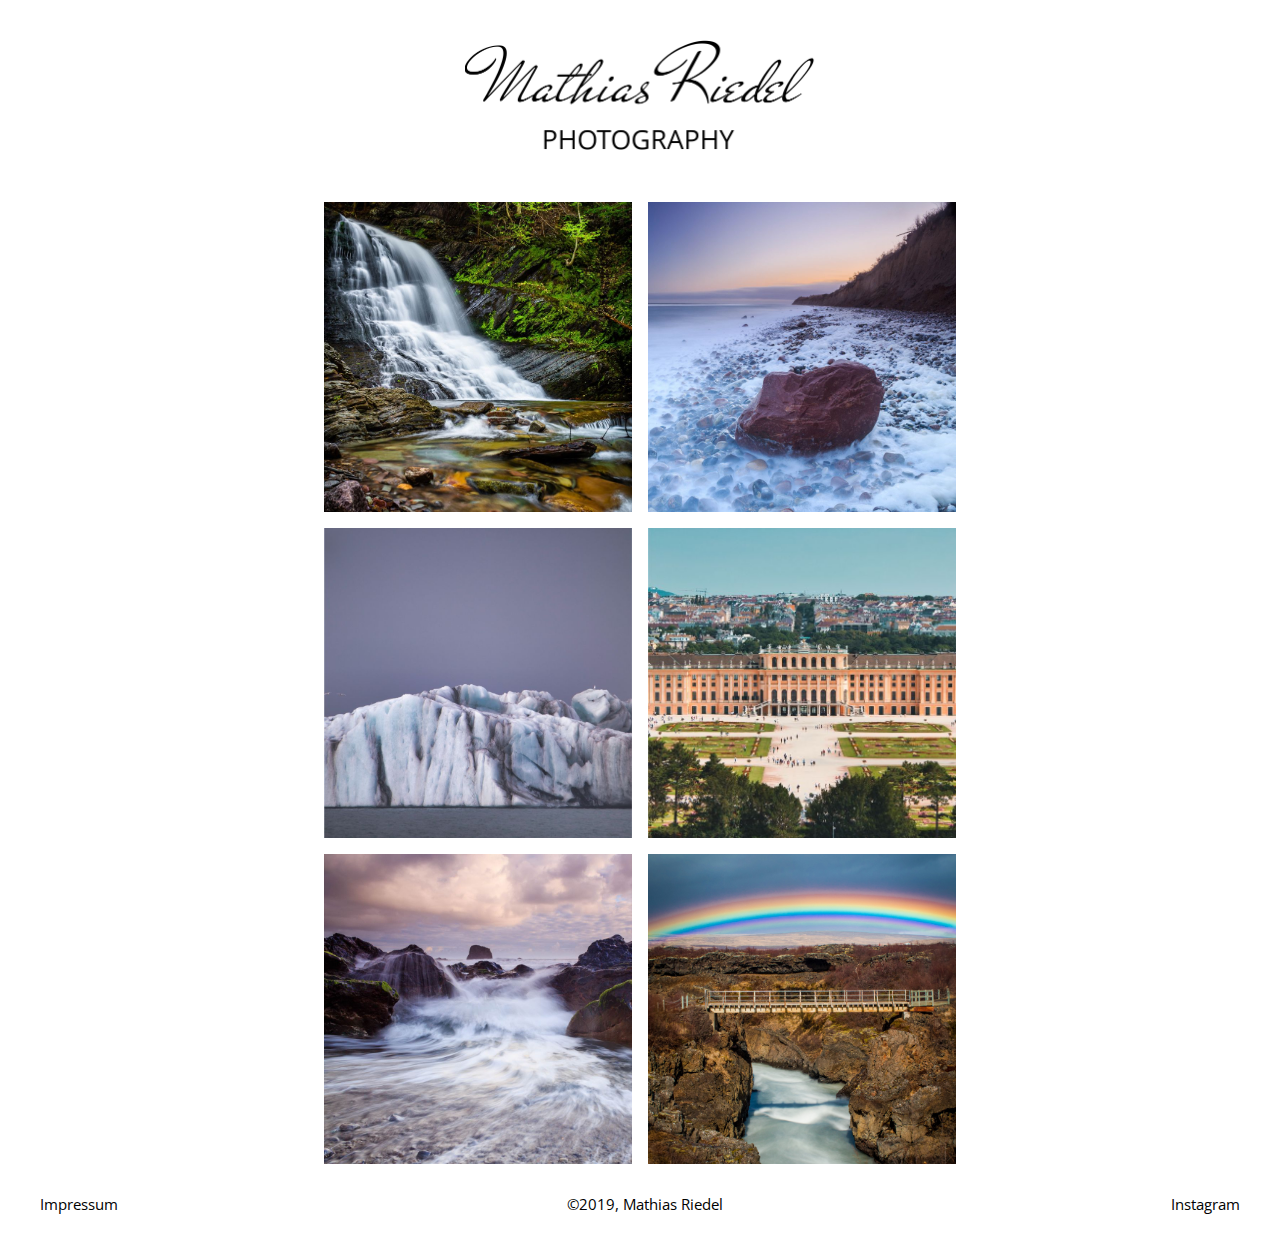
<file: index.html>
<!DOCTYPE html>
<html lang="en">

<head>
  <meta charset="UTF-8">
  <meta name="viewport" content="width=device-width, initial-scale=1.0">
  <meta http-equiv="X-UA-Compatible" content="ie=edge">
  <title>Mathias Riedel Photography</title>

  <link href="https://fonts.googleapis.com/css?family=Great+Vibes|Open+Sans&display=swap" rel="stylesheet">

  <link href="main.css" rel="stylesheet">
  </link>
</head>

<body>
  <header>
    <img src="assets/logo.png">
  </header>
  <section id="portfolio">
    <a href="canada.html" class="image-container canada">
      <img src="assets/canada.jpg" alt="canada">
      <div class="overlay"></div>
      <div class="content-details">Canada</div>
    </a>
    <a href="iceland.html" class="image-container iceland">
      <img src="assets/iceland.jpg" alt="iceland">
      <div class="overlay"></div>
      <div class="content-details">Iceland</div>
    </a>
    <a href="madeira.html" class="image-container madeira">
      <img src="assets/madeira.jpg" alt="madeira">
      <div class="overlay"></div>
      <div class="content-details">Madeira</div>
    </a>
    <a href="germany.html" class="image-container germany">
      <img src="assets/germany.jpg" alt="germany">
      <div class="overlay"></div>
      <div class="content-details">Germany</div>
    </a>
    <a href="austria.html" class="image-container austria">
      <img src="assets/austria.jpg" alt="austria">
      <div class="overlay"></div>
      <div class="content-details">Austria</div>
    </a>
    <a href="favorites.html" class="image-container favorites">
      <img src="assets/favorites.jpg" alt="favorites">
      <div class="overlay"></div>
      <div class="content-details">Favorites 2018-19</div>
    </a>
  </section>
  <footer>
    <span id="impressum"><a href="impressum.html">Impressum</a></span>
    <span id="copyright">&copy;2019, Mathias Riedel</span>
    <span id="instagram"><a href="https://instagram.com/mathiasriedelphotography">Instagram</a></span>
  </footer>
</body>

</html>
</file>
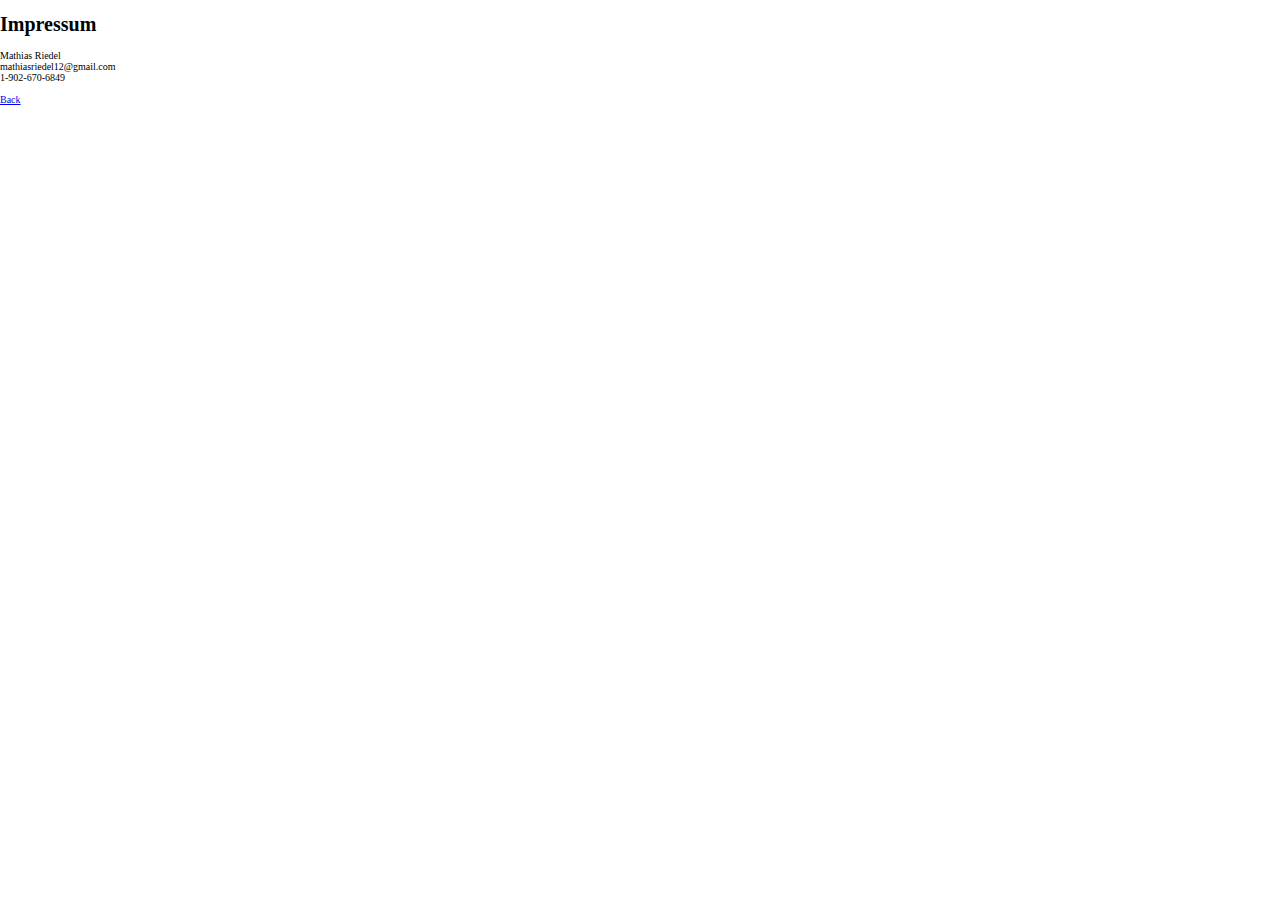
<file: impressum.html>
<!DOCTYPE html>
<html lang="en">

<head>
  <meta charset="UTF-8">
  <meta name="viewport" content="width=device-width, initial-scale=1.0">
  <meta http-equiv="X-UA-Compatible" content="ie=edge">
  <title>Mathias Riedel Photography</title>

  <link href="https://fonts.googleapis.com/css?family=Great+Vibes|Open+Sans&display=swap" rel="stylesheet">

  <link href="main.css" rel="stylesheet">
  </link>
</head>

<body>
    <div class="impressum">
        <h1>Impressum</h1>
        Mathias Riedel<br>
        mathiasriedel12@gmail.com<br>
        1-902-670-6849<br><br>

        <a href="index.html">Back</a>
    </div>
</body>

</html>
</file>
<file: main.css>
html, body {
    padding: 0;
    margin: 0;
    border: none;
    font-size: 10px;
}

header {
    text-align: center;
}

header img {
    margin: 40px 0 0;
    width: 350px;
}

#portfolio {
    margin-top: 50px;
    display: grid;
    grid-gap: 16px;
    grid-template-columns: repeat(4, 1fr);
    grid-template-rows: minmax(300px, auto);
}

.image-container {
    display: block;
    position: relative;
    max-width: 100%;
    max-height: 100%;
}

.image-container.canada {
    grid-column: 2/3;
    grid-row: 1/1;
}

.image-container.germany {
    grid-column: 3/4;
    grid-row: 1/1;
}

.image-container.iceland {
    grid-column: 2/3;
    grid-row: 2/2;
}

.image-container.austria {
    grid-column: 3/4;
    grid-row: 2/2;
}

.image-container.madeira {
    grid-column: 2/3;
    grid-row: 3/3;
}

.image-container.favorites {
    grid-column: 3/4;
    grid-row: 3/3;
}

.image-container img {
    width: 100%;
    height: 100%;
}

.overlay {
    background-color: rgba(0,0,0,0.7);
    position: absolute;
    width: 100%;
    height: 100%;
    left: 0;
    top: 0;
    bottom: 0;
    right: 0;
    opacity: 0;
    margin: 0;
    padding: 0;
    z-index: 10;
    -webkit-transition: all 0.4s ease-out 0s;
    -moz-transition: all 0.4s ease-out 0s;
    transition: all 0.4s ease-out 0s;
}

.image-container:hover .overlay {
    opacity: 1;
}

.content-details {
    z-index: 20;
    position: absolute;
    text-align: center;
    padding: 0 1rem;
    width: 100%;
    top: 40%;
    left: 50%;
    opacity: 0;
    -webkit-transform: translate(-50%, -50%);
    -moz-transform: translate(-50%, -50%);
    transform: translate(-50%, -50%);
    -webkit-transition: all 0.3s ease-out 0s;
    -moz-transition: all 0.3s ease-out 0s;
    transition: all 0.3s ease-out 0s;
    font-size: 2rem;
    color: white;
    font-family: "Open Sans", sans-serif;
  }
  
.image-container:hover .content-details{
    top: 50%;
    left: 50%;
    opacity: 1;
}

footer {
    width: 100%;
    font-size: 1.5rem;
    font-family: "Open Sans", sans-serif;
    bottom: 0;
    display: flex;
    justify-content: space-between;
    margin: 30px 0;
}

footer a {
    color: black;
    text-decoration: none;
    margin: 40px;
}

@media screen and (max-width: 780px) {
    #portfolio {
        margin-top: 50px;
        display: block;
    }
    
    .image-container {
        margin: 0 16px 16px;
        text-align: center;
    }

    .content-details, .content-details:hover {
        display: none;
    }

    footer {
        flex-direction: column;
        text-align: center;
    }
}
</file>
